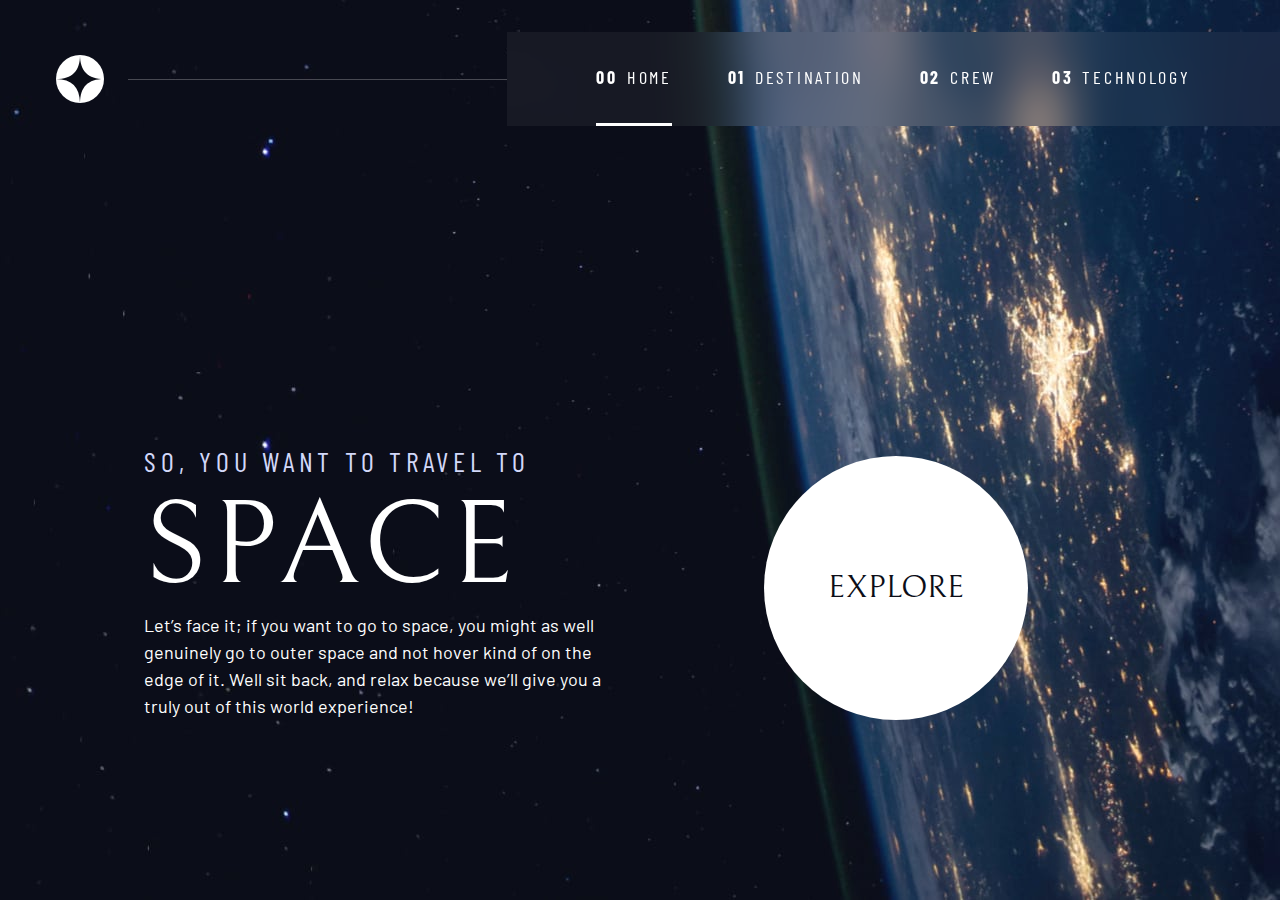
<file: index.html>
<!DOCTYPE html>
<html lang="en">
<head>
  <meta charset="UTF-8">
  <meta name="viewport" content="width=device-width, initial-scale=1.0">

  <link rel="icon" type="image/png" sizes="32x32" href="./assets/favicon-32x32.png">
  <!-- Google fonts -->
  <link rel="preconnect" href="https://fonts.googleapis.com">
  <link rel="preconnect" href="https://fonts.gstatic.com" crossorigin>
  <link href="https://fonts.googleapis.com/css2?family=Barlow+Condensed:wght@400;700&family=Bellefair&family=Barlow:wght@400;700&display=swap"
      rel="stylesheet">
      
  <!-- Our custom CSS -->
  <link rel="stylesheet" href="./src/index.css">
  <title>Space Tourism</title>
  <script src="./src/navigation.js" defer></script>
</head>
<body class="home">
  <a class="skip-to-content" href="#main">Skip to content</a>
  <header class="primary-header flex">
    <div>
      <img src="./assets/shared/logo.svg" alt="space tourism logo" class="logo">
    </div>
    <button class="mobile-nav-toggle" aria-controls="primary-navigation"><span class="sr-only" aria-expanded="false">Menu</span></button>
    <nav>
        <ul id="primary-navigation" data-visible="false" class="primary-navigation underline-indicators flex">
            <li class="active"><a class="ff-sans-cond uppercase text-white letter-spacing-2" href="index.html"><span aria-hidden="true">00</span>Home</a>
            <li><a class="ff-sans-cond uppercase text-white letter-spacing-2" href="destination.html"><span aria-hidden="true">01</span>Destination</a>
            <li><a class="ff-sans-cond uppercase text-white letter-spacing-2" href="crew.html"><span aria-hidden="true">02</span>Crew</a>
            <li><a class="ff-sans-cond uppercase text-white letter-spacing-2" href="technology.html"><span aria-hidden="true">03</span>Technology</a>
        </ul>
    </nav>
  </header>
  
  <main id="main" class="grid-container grid-container--home">
    <div>
      <h1 class="text-accent fs-500 ff-sans-cond uppercase letter-spacing-1">So, you want to travel to
      <span class="d-block fs-900 ff-serif text-white">Space</span></h1>
      
      <p>Let’s face it; if you want to go to space, you might as well genuinely go to 
      outer space and not hover kind of on the edge of it. Well sit back, and relax 
      because we’ll give you a truly out of this world experience! </p>
    </div>
    <div>
      <a href="destination.html" class="large-button uppercase ff-serif text-dark bg-white">Explore</a>
    </div>
  </main>


</body>
</html>
</file>
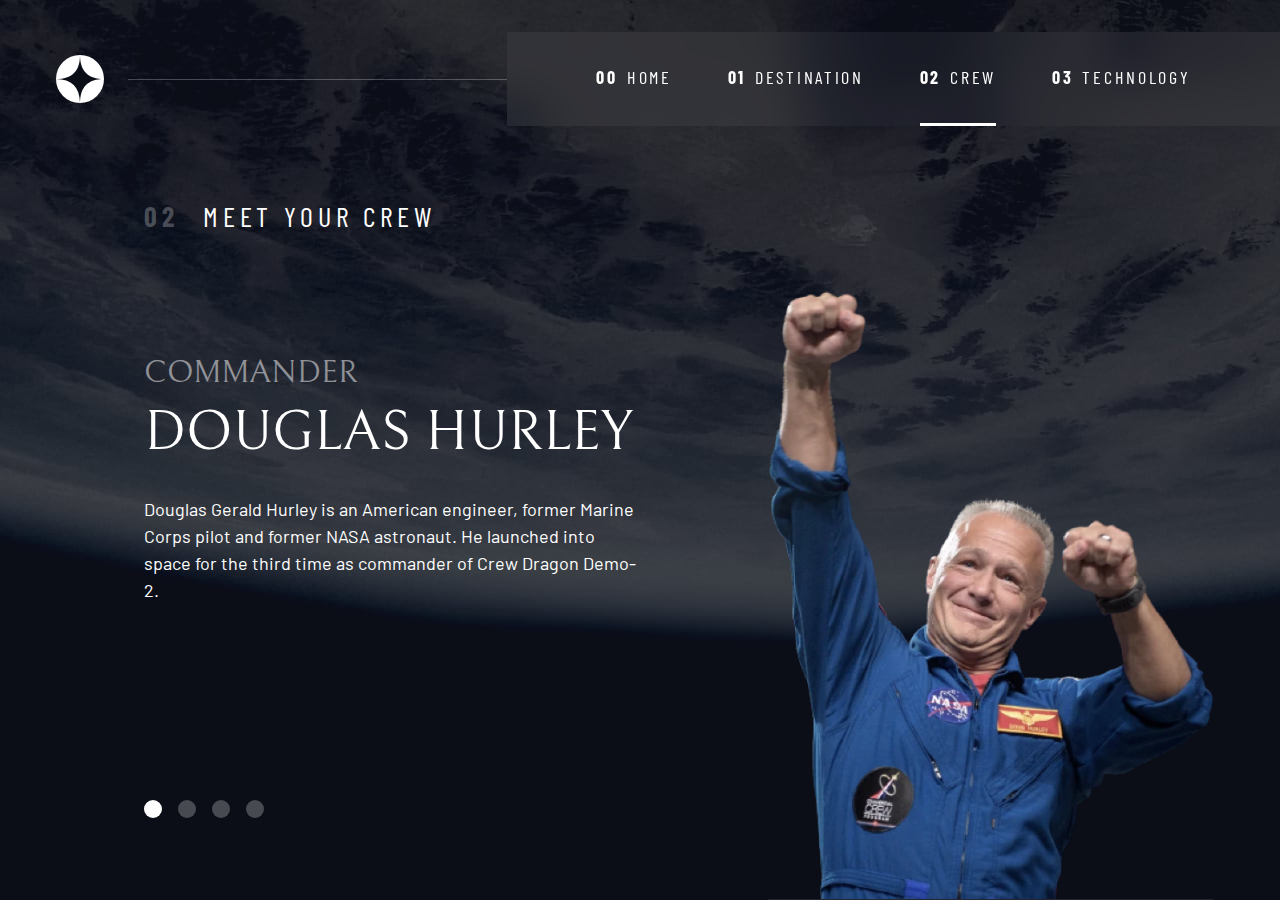
<file: crew.html>
<!DOCTYPE html>
<html lang="en">
<head>
  <meta charset="UTF-8">
  <meta name="viewport" content="width=device-width, initial-scale=1.0">

  <link rel="icon" type="image/png" sizes="32x32" href="./assets/favicon-32x32.png">
  <!-- Google fonts -->
  <link rel="preconnect" href="https://fonts.googleapis.com">
  <link rel="preconnect" href="https://fonts.gstatic.com" crossorigin>
  <link href="https://fonts.googleapis.com/css2?family=Barlow+Condensed:wght@400;700&family=Bellefair&family=Barlow:wght@400;700&display=swap"
      rel="stylesheet">
      
  <!-- Our custom CSS -->
  <link rel="stylesheet" href="./src/index.css">
  <title>Space Tourism</title>
  <script src="./src/navigation.js" defer></script>
  <script src="./src/tabs.js" defer></script>

</head>

<body class="crew">
  <a class="skip-to-content" href="#main">Skip to content</a>
  <header class="primary-header flex">
    <div>
      <img src="./assets/shared/logo.svg" alt="space tourism logo" class="logo">
    </div>
    <button class="mobile-nav-toggle" aria-controls="primary-navigation"><span class="sr-only" aria-expanded="false">Menu</span></button>
    <nav> 
        <ul id="primary-navigation" data-visible="false" class="primary-navigation underline-indicators flex">
            <li><a class="ff-sans-cond uppercase text-white letter-spacing-2" href="index.html"><span aria-hidden="true">00</span>Home</a>
            <li><a class="ff-sans-cond uppercase text-white letter-spacing-2" href="destination.html"><span aria-hidden="true">01</span>Destination</a>
            <li class="active"><a class="ff-sans-cond uppercase text-white letter-spacing-2" href="crew.html"><span aria-hidden="true">02</span>Crew</a>
            <li><a class="ff-sans-cond uppercase text-white letter-spacing-2" href="technology.html"><span aria-hidden="true">03</span>Technology</a>
        </ul>
    </nav>
  </header>
  
  <main id="main" class="grid-container grid-container--crew flow">
    <h1 class="numbered-title"><span aria-hidden="true">02</span> Meet your crew</h1>
    
    <div class="dot-indicators flex" role="tablist" aria-label="crew member list">
      <button aria-selected="true" aria-controls="commander-tab" role="tab" data-image="commander-image" tabindex="0"><span class="sr-only">The commander</span></button>
      <button aria-selected="false" aria-controls="mission-tab" role="tab" data-image="mission-image" tabindex="-1"><span class="sr-only">The mission specialist</span></button>
      <button aria-selected="false" aria-controls="pilot-tab" role="tab" data-image="pilot-image" tabindex="-1"><span class="sr-only">The pilot</span></button>
      <button aria-selected="false" aria-controls="crew-tab" role="tab" data-image="crew-image" tabindex="-1"><span class="sr-only">The crew engineer</span></button>
    </div>
    
    <!-- commander -->
    <article class="crew-details flow" id="commander-tab" role="tabpanel" tabindex="0">
      <header class="flow flow--space-small">
        <h2 class="fs-600 ff-serif uppercase">Commander</h2>
        <p class="fs-700 uppercase ff-serif">Douglas Hurley</p>
      </header>
      <p>Douglas Gerald Hurley is an American engineer, former Marine Corps pilot 
      and former NASA astronaut. He launched into space for the third time as 
      commander of Crew Dragon Demo-2.</p>
    </article> 
    
    <!-- mission specialist -->
    <article hidden class="crew-details flow" id="mission-tab" role="tabpanel" tabindex="0">
      <header class="flow flow--space-small">
        <h2 class="fs-600 ff-serif uppercase">Mission Specialist</h2>
        <p class="fs-700 uppercase ff-serif">Mark SHuttleworth</p>
      </header>
      <p>Mark Richard Shuttleworth is the founder and CEO of Canonical, the company behind
        the Linux-based Ubuntu operating system. Shuttleworth became the first South
        African to travel to space as a space tourist.</p>
    </article> 
    
    <!-- pilot -->
    <article hidden class="crew-details flow" id="pilot-tab" role="tabpanel" tabindex="0">
      <header class="flow flow--space-small">
        <h2 class="fs-600 ff-serif uppercase">Pilot</h2>
        <p class="fs-700 uppercase ff-serif">Victor Glover</p>
      </header>
      <p>Pilot on the first operational flight of the SpaceX Crew Dragon to the
        International Space Station. Glover is a commander in the U.S. Navy where
        he pilots an F/A-18.He was a crew member of Expedition 64, and served as a
        station systems flight engineer.</p>
    </article> 
    
    <!-- engineer -->
    <article hidden class="crew-details flow" id="crew-tab" role="tabpanel" tabindex="0">
      <header class="flow flow--space-small">
        <h2 class="fs-600 ff-serif uppercase">Flight Engineer</h2>
        <p class="fs-700 uppercase ff-serif">Anousheh Ansari</p>
      </header>
      <p>Anousheh Ansari is an Iranian American engineer and co-founder of Prodea Systems.
        Ansari was the fourth self-funded space tourist, the first self-funded woman to
        fly to the ISS, and the first Iranian in space.</p>
    </article> 
    
    
    <picture id="commander-image">
      <source srcset="assets/crew/image-douglas-hurley.webp" type="image/webp">
      <img src="assets/crew/image-douglas-hurley.png" alt="Douglas Hurley">
    </picture>
    <picture hidden id="mission-image">
      <source srcset="assets/crew/image-mark-shuttleworth.webp" type="image/webp">
      <img src="assets/crew/image-mark-shuttleworth.png" alt="Douglas Hurley">
    </picture>
    <picture hidden id="pilot-image">
      <source srcset="assets/crew/image-victor-glover.webp" type="image/webp">
      <img src="assets/crew/image-victor-glover.png" alt="Douglas Hurley">
    </picture>
    <picture hidden id="crew-image">
      <source srcset="assets/crew/image-anousheh-ansari.webp" type="image/webp">
      <img src="assets/crew/image-anousheh-ansari.png" alt="Douglas Hurley">
    </picture>
  </main>
</body>
</html>
</file>
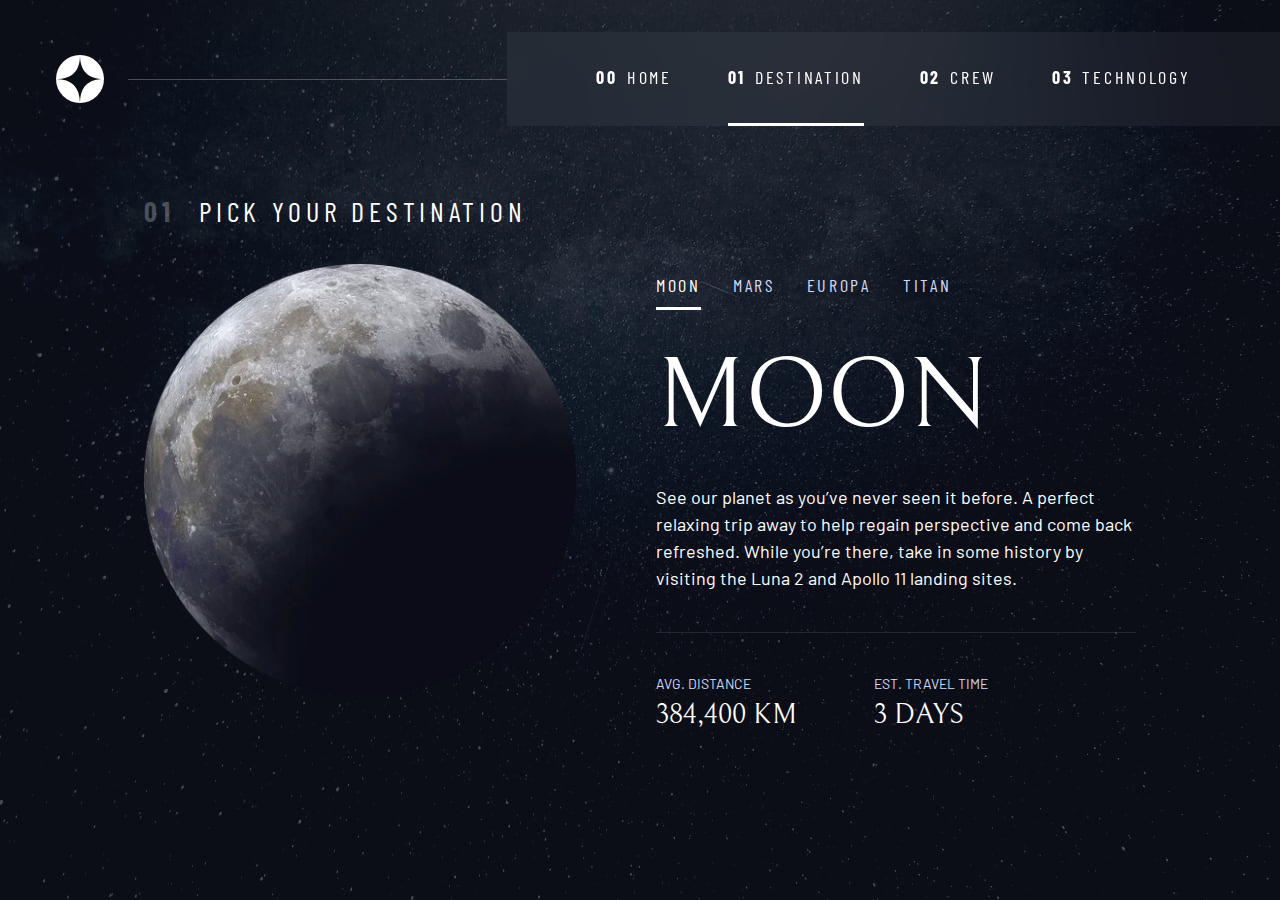
<file: destination.html>
<!DOCTYPE html>
<html lang="en">
<head>
  <meta charset="UTF-8">
  <meta name="viewport" content="width=device-width, initial-scale=1.0">

  <link rel="icon" type="image/png" sizes="32x32" href="./assets/favicon-32x32.png">
  <!-- Google fonts -->
  <link rel="preconnect" href="https://fonts.googleapis.com">
  <link rel="preconnect" href="https://fonts.gstatic.com" crossorigin>
  <link href="https://fonts.googleapis.com/css2?family=Barlow+Condensed:wght@400;700&family=Bellefair&family=Barlow:wght@400;700&display=swap"
      rel="stylesheet">
      
  <!-- Our custom CSS -->
  <link rel="stylesheet" href="./src/index.css">
  <title>Space Tourism</title>
  <script src="./src/navigation.js" defer></script>
  <script src="./src/tabs.js" defer></script>
</head>

<body class="destination">
  <a class="skip-to-content" href="#main">Skip to content</a>
  <header class="primary-header flex">
    <div>
      <img src="./assets/shared/logo.svg" alt="space tourism logo" class="logo">
    </div>
    <button class="mobile-nav-toggle" aria-controls="primary-navigation"><span class="sr-only" aria-expanded="false">Menu</span></button>
    <nav>
        <ul id="primary-navigation" data-visible="false" class="primary-navigation underline-indicators flex">
            <li><a class="ff-sans-cond uppercase text-white letter-spacing-2" href="index.html"><span aria-hidden="true">00</span>Home</a>
            <li class="active"><a class="ff-sans-cond uppercase text-white letter-spacing-2" href="destination.html"><span aria-hidden="true">01</span>Destination</a>
            <li><a class="ff-sans-cond uppercase text-white letter-spacing-2" href="crew.html"><span aria-hidden="true">02</span>Crew</a>
            <li><a class="ff-sans-cond uppercase text-white letter-spacing-2" href="technology.html"><span aria-hidden="true">03</span>Technology</a>
        </ul>
    </nav>
  </header>
  
  <main id="main" class="grid-container grid-container--destination flow">
    <h1 class="numbered-title"><span aria-hidden="true">01</span> Pick your destination</h1>
    
    <picture id="moon-image">
      <source srcset="assets/destination/image-moon.webp" type="image/webp">
      <img src="assets/destination/image-moon.png" alt="the moon">
    </picture>
    <picture hidden id="mars-image">
      <source srcset="assets/destination/image-mars.webp" type="image/webp">
      <img src="assets/destination/image-mars.png" alt="the planet mars">
    </picture>
    <picture hidden id="europa-image">
      <source srcset="assets/destination/image-europa.webp" type="image/webp">
      <img src="assets/destination/image-europa.png" alt="the planet europa">
    </picture>
    <picture hidden id="titan-image">
      <source srcset="assets/destination/image-titan.webp" type="image/webp">
      <img src="assets/destination/image-titan.png" alt="the moon titan">
    </picture>
    
    
    <div class="tab-list underline-indicators flex" role="tablist" aria-label="destination list">
        <button aria-selected="true" role="tab" aria-controls="moon-tab" class="uppercase ff-sans-cond text-accent letter-spacing-2" tabindex="0" data-image="moon-image">Moon</button>
        <button aria-selected="false" role="tab" aria-controls="mars-tab" class="uppercase ff-sans-cond text-accent letter-spacing-2" tabindex="-1" data-image="mars-image">Mars</button>
        <button aria-selected="false" role="tab" aria-controls="europa-tab" class="uppercase ff-sans-cond text-accent letter-spacing-2" tabindex="-1" data-image="europa-image">Europa</button>
        <button aria-selected="false" role="tab" aria-controls="titan-tab" class="uppercase ff-sans-cond text-accent letter-spacing-2" tabindex="-1" data-image="titan-image">Titan</button>
    </div>

    <!-- The moon -->
    <article class="destination-info flow" id="moon-tab" tabindex="0" role="tabpanel">
      <h2 class="fs-800 uppercase ff-serif">Moon</h2>

      <p>See our planet as you’ve never seen it before. A perfect relaxing trip away to help 
      regain perspective and come back refreshed. While you’re there, take in some history 
      by visiting the Luna 2 and Apollo 11 landing sites.</p>
      
      <div class="destination-meta flex">
        <div>
          <h3 class="text-accent fs-200 uppercase">Avg. distance</h3>
          <p class="ff-serif uppercase">384,400 km</p>
        </div>
        <div>
          <h3 class="text-accent fs-200 uppercase">Est. travel time</h3>
          <p class="ff-serif uppercase">3 days</p>
        </div>
      </div>
    </article>
    
    <!-- Mars -->
    <article hidden class="destination-info flow" id="mars-tab" tabindex="0"  role="tabpanel">
      <h2 class="fs-800 uppercase ff-serif">Mars</h2>

      <p>Don’t forget to pack your hiking boots. You’ll need them to tackle Olympus Mons, 
  the tallest planetary mountain in our solar system. It’s two and a half times 
  the size of Everest!</p>
      
      <div class="destination-meta flex">
        <div>
          <h3 class="text-accent fs-200 uppercase">Avg. distance</h3>
          <p class="ff-serif uppercase">225 mil. km</p>
        </div>
        <div>
          <h3 class="text-accent fs-200 uppercase">Est. travel time</h3>
          <p class="ff-serif uppercase">9 months</p>
        </div>
      </div>
    </article>
    
    <!-- Europa -->
    <article hidden class="destination-info flow" id="europa-tab" tabindex="0"  role="tabpanel">
      <h2 class="fs-800 uppercase ff-serif">Europa</h2>

      <p>The smallest of the four Galilean moons orbiting Jupiter, Europa is a 
  winter lover’s dream. With an icy surface, it’s perfect for a bit of 
  ice skating, curling, hockey, or simple relaxation in your snug 
  wintery cabin.</p>
      <div class="destination-meta flex">
        <div>
          <h3 class="text-accent fs-200 uppercase">Avg. distance</h3>
          <p class="ff-serif uppercase">628 mil. km</p>
        </div>
        <div>
          <h3 class="text-accent fs-200 uppercase">Est. travel time</h3>
          <p class="ff-serif uppercase">3 years</p>
        </div>
      </div>
    </article>
    
    <!-- Titan -->
    <article hidden class="destination-info flow" id="titan-tab" tabindex="0"  role="tabpanel">
      <h2 class="fs-800 uppercase ff-serif">Titan</h2>

      <p>The only moon known to have a dense atmosphere other than Earth, Titan 
  is a home away from home (just a few hundred degrees colder!). As a 
  bonus, you get striking views of the Rings of Saturn.</p>
      
      <div class="destination-meta flex">
        <div>
          <h3 class="text-accent fs-200 uppercase">Avg. distance</h3>
          <p class="ff-serif uppercase">1.6 bil. km</p>
        </div>
        <div>
          <h3 class="text-accent fs-200 uppercase">Est. travel time</h3>
          <p class="ff-serif uppercase">7 years</p>
        </div>
      </div>
    </article>
  </main>
  
<body>


  
</body>
</html>
</file>
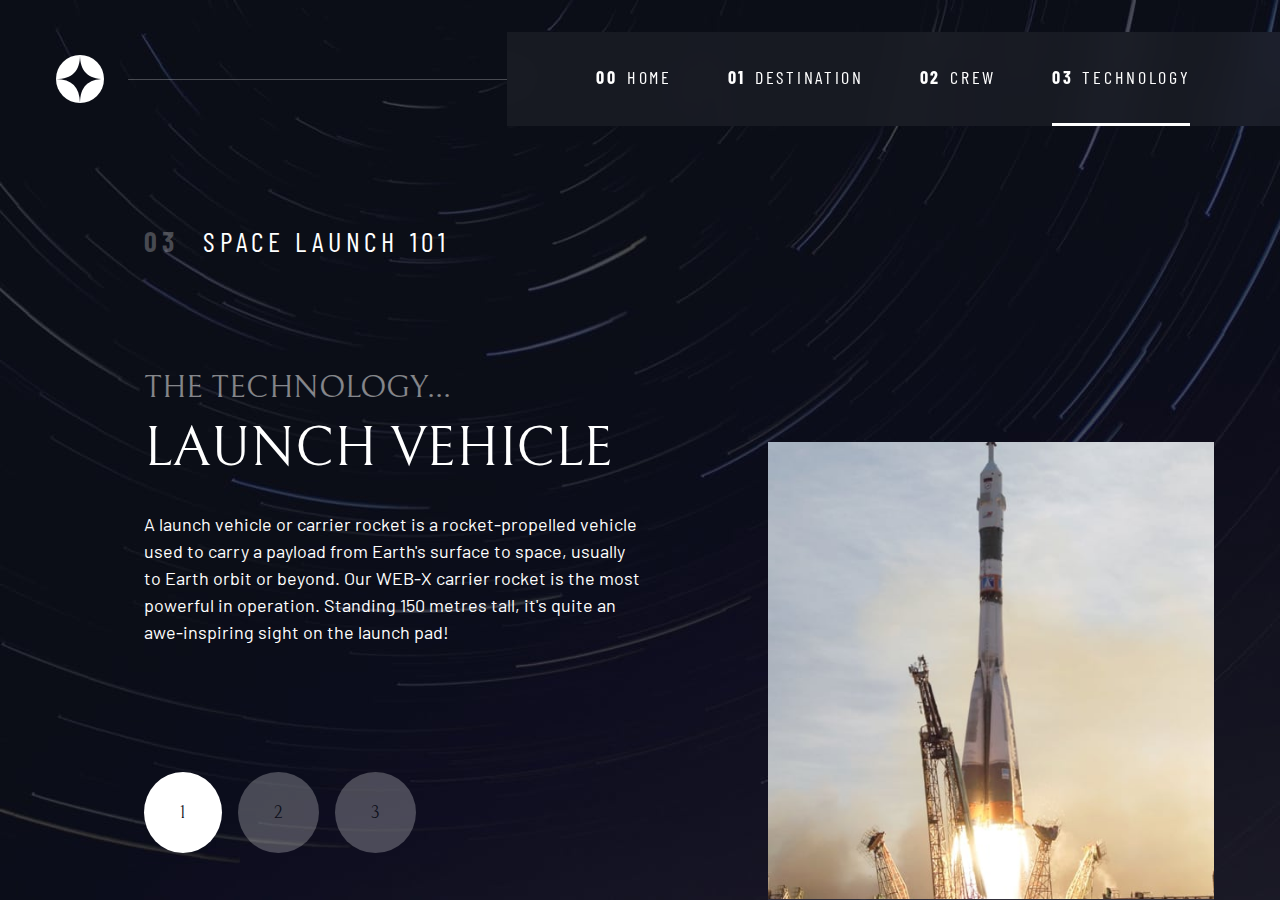
<file: technology.html>
<!DOCTYPE html>
<html lang="en">
<head>
  <meta charset="UTF-8">
  <meta name="viewport" content="width=device-width, initial-scale=1.0">

  <link rel="icon" type="image/png" sizes="32x32" href="./assets/favicon-32x32.png">
  <!-- Google fonts -->
  <link rel="preconnect" href="https://fonts.googleapis.com">
  <link rel="preconnect" href="https://fonts.gstatic.com" crossorigin>
  <link href="https://fonts.googleapis.com/css2?family=Barlow+Condensed:wght@400;700&family=Bellefair&family=Barlow:wght@400;700&display=swap"
      rel="stylesheet">
      
  <!-- Our custom CSS -->
  <link rel="stylesheet" href="./src/index.css">
  <title>Space Tourism</title>
  <script src="./src/navigation.js" defer></script>
  <script src="./src/tabs.js" defer></script>

</head>

<body class="technology">
  <a class="skip-to-content" href="#main">Skip to content</a>
  <header class="primary-header flex">
    <div>
      <img src="./assets/shared/logo.svg" alt="space tourism logo" class="logo">
    </div>
    <button class="mobile-nav-toggle" aria-controls="primary-navigation"><span class="sr-only" aria-expanded="false">Menu</span></button>
    <nav> 
        <ul id="primary-navigation" data-visible="false" class="primary-navigation underline-indicators flex">
            <li><a class="ff-sans-cond uppercase text-white letter-spacing-2" href="index.html"><span aria-hidden="true">00</span>Home</a>
            <li><a class="ff-sans-cond uppercase text-white letter-spacing-2" href="destination.html"><span aria-hidden="true">01</span>Destination</a>
            <li><a class="ff-sans-cond uppercase text-white letter-spacing-2" href="crew.html"><span aria-hidden="true">02</span>Crew</a>
            <li class="active"><a class="ff-sans-cond uppercase text-white letter-spacing-2" href="technology.html"><span aria-hidden="true">03</span>Technology</a>
        </ul>
    </nav>
  </header>
  
  <main id="main" class="grid-container grid-container--crew flow">
    <h1 class="numbered-title"><span aria-hidden="true">03</span> SPACE LAUNCH 101</h1>
    
    <div class="dot-indicators flex" role="tablist" aria-label="technology list">
      <button class="large-button-tech uppercase ff-serif text-dark bg-white" aria-selected="true" aria-controls="commander-tab" role="tab" data-image="commander-image" tabindex="0"><span class="sr-only" style="align:left!important; position:absolute!important">The commander</span>1</button>
      <button class="large-button-tech uppercase ff-serif text-dark bg-white" aria-selected="false" aria-controls="mission-tab" role="tab" data-image="mission-image" tabindex="-1"><span class="sr-only">The mission specialist</span>2</button>
      <button class="large-button-tech uppercase ff-serif text-dark bg-white" aria-selected="false" aria-controls="pilot-tab" role="tab" data-image="pilot-image" tabindex="-1"><span class="sr-only">The pilot</span>3</button>
    </div>
    
    <!-- Launch vehicle -->
    <article class="crew-details flow" id="commander-tab" role="tabpanel" tabindex="0">
      <header class="flow flow--space-small">
        <h2 class="fs-600 ff-serif uppercase">The technology...</h2>
        <p class="fs-700 uppercase ff-serif">Launch vehicle</p>
      </header>
      <p>A launch vehicle or carrier rocket is a rocket-propelled vehicle used to carry a payload from Earth's surface to space, usually to Earth orbit or beyond. Our WEB-X carrier rocket is the most powerful in operation. Standing 150 metres tall, it's quite an awe-inspiring sight on the launch pad!</p>
    </article> 
    
    <!-- mission specialist -->
    <article hidden class="crew-details flow" id="mission-tab" role="tabpanel" tabindex="0">
      <header class="flow flow--space-small">
        <h2 class="fs-600 ff-serif uppercase">The technology...</h2>
        <p class="fs-700 uppercase ff-serif">Spaceport</p>
      </header>
      <p>A spaceport or cosmodrome is a site for launching (or receiving) spacecraft, by analogy to the seaport for ships or airport for aircraft. Based in the famous Cape Canaveral, our spaceport is ideally situated to take advantage of the Earth’s rotation for launch.</p>
    </article> 
    
    <!-- pilot -->
    <article hidden class="crew-details flow" id="pilot-tab" role="tabpanel" tabindex="0">
      <header class="flow flow--space-small">
        <h2 class="fs-600 ff-serif uppercase">The technology...</h2>
        <p class="fs-700 uppercase ff-serif">Space capsule</p>
      </header>
      <p>A space capsule is an often-crewed spacecraft that uses a blunt-body reentry capsule to reenter the Earth's atmosphere without wings. Our capsule is where you'll spend your time during the flight. It includes a space gym, cinema, and plenty of other activities to keep you entertained.</p>
    </article> 
    
    <!-- engineer -->
    <article hidden class="crew-details flow" id="crew-tab" role="tabpanel" tabindex="0">
      <header class="flow flow--space-small">
        <h2 class="fs-600 ff-serif uppercase">Flight Engineer</h2>
        <p class="fs-700 uppercase ff-serif">Anousheh Ansari</p>
      </header>
      <p>Anousheh Ansari is an Iranian American engineer and co-founder of Prodea Systems.
        Ansari was the fourth self-funded space tourist, the first self-funded woman to
        fly to the ISS, and the first Iranian in space.</p>
    </article> 
    
    
    <picture id="commander-image">
      <source srcset="assets/technology/image-launch-vehicle-portrait.jpg" type="image/jpg">
      <img src="assets/technology/image-launch-vehicle-landscape.jpg" alt="Douglas Hurley">
    </picture>
    <picture hidden id="mission-image">
      <source srcset="assets/technology/image-spaceport-portrait.jpg" type="image/jpg">
      <img src="assets/technology/image-spaceport-landscape.jpg" alt="Douglas Hurley">
    </picture>
    <picture hidden id="pilot-image">
      <source srcset="assets/technology/image-space-capsule-portrait.jpg" type="image/jpg">
      <img src="assets/technology/image-space-capsule-landscape.jpg" alt="Douglas Hurley">
    </picture>
    <picture hidden id="crew-image">
      <source srcset="assets/crew/image-anousheh-ansari.webp" type="image/jpg">
      <img src="assets/crew/image-anousheh-ansari.png" alt="Douglas Hurley">
    </picture>
  </main>
</body>
</html>
</file>
<file: src/index.css>
/* ------------------- */
/* Custom properties   */
/* ------------------- */

:root {
    /* colors */
    --clr-dark: 230 35% 7%;
    --clr-light: 231 77% 90%;
    --clr-white: 0 0% 100%;
    
    /* font-sizes */
    --fs-900: clamp(5rem, 8vw + 1rem, 9.375rem);
    --fs-800: 3.5rem;
    --fs-700: 1.5rem;
    --fs-600: 1rem;
    --fs-500: 1rem;
    --fs-400: 0.9375rem;
    --fs-300: 1rem;
    --fs-200: 0.875rem;
    
    /* font-families */
    --ff-serif: "Bellefair", serif;
    --ff-sans-cond: "Barlow Condensed", sans-serif;
    --ff-sans-normal: "Barlow", sans-serif;
}

@media (min-width: 35em) {
    :root {
        --fs-800: 5rem;
        --fs-700: 2.5rem;
        --fs-600: 1.5rem;
        --fs-500: 1.25rem;
        --fs-400: 1rem;
    }
}

@media (min-width: 45em) {
    :root {
        /* font-sizes */
        --fs-800: 6.25rem;
        --fs-700: 3.5rem;
        --fs-600: 2rem;
        --fs-500: 1.75rem;
        --fs-400: 1.125rem;
    }
}


/* ------------------- */
/* Reset               */
/* ------------------- */

/* https://piccalil.li/blog/a-modern-css-reset/ */

/* Box sizing */
*,
*::before,
*::after {
    box-sizing: border-box;
}

/* Reset margins */
body,
h1,
h2,
h3,
h4,
h5,
p,
figure,
picture {
    margin: 0; 
}

h1,
h2,
h3,
h4,
h5,
h6,
p {
    font-weight: 400;
}

/* set up the body */
body {
    font-family: var(--ff-sans-normal);
    font-size: var(--fs-400);
    color: hsl( var(--clr-white) );
    background-color: hsl( var(--clr-dark) );
    line-height: 1.5;
    min-height: 100vh;
    
    display: grid;
    grid-template-rows: min-content 1fr;
    
    overflow-x: hidden;
}

/* make images easier to work with */
img,
picutre {
    max-width: 100%;
    display: block;
}

/* make form elements easier to work with */
input,
button,
textarea,
select {
    font: inherit;
}

/* remove animations for people who've turned them off */
@media (prefers-reduced-motion: reduce) {  
  *,
  *::before,
  *::after {
    animation-duration: 0.01ms !important;
    animation-iteration-count: 1 !important;
    transition-duration: 0.01ms !important;
    scroll-behavior: auto !important;
  }
}


/* ------------------- */
/* Utility classes     */
/* ------------------- */

/* general */

.flex {
    display: flex;
    gap: var(--gap, 1rem);
}

.grid {
    display: grid;
    gap: var(--gap, 1rem);
}

.d-block {
    display: block;
}

.flow > *:where(:not(:first-child)) {
    margin-top: var(--flow-space, 1rem);
}

.flow--space-small {
    --flow-space: .75rem;
}

.container {
    padding-inline: 2em;
    margin-inline: auto;
    max-width: 80rem;
}

.sr-only {
  position: absolute; 
  width: 1px;
  height: 1px;
  padding: 0;
  margin: -1px; 
  overflow: hidden;
  clip: rect(0, 0, 0, 0);
  white-space: nowrap; /* added line */
  border: 0;
}

.skip-to-content {
    position: absolute;
    z-index: 9999;
    background: hsl( var(--clr-white) );
    color: hsl( var(--clr-dark) ); 
    padding: .5em 1em;
    margin-inline: auto;
    transform: translateY(-100%);
    transition: transform 250ms ease-in;
}

.skip-to-content:focus {
    transform: translateY(0);
}

/* colors */

.bg-dark { background-color: hsl( var(--clr-dark) );}
.bg-accent { background-color: hsl( var(--clr-light) );}
.bg-white { background-color: hsl( var(--clr-white) );}

.text-dark { color: hsl( var(--clr-dark) );}
.text-accent { color: hsl( var(--clr-light) );}
.text-white { color: hsl( var(--clr-white) );}

/* typography */

.ff-serif { font-family: var(--ff-serif); } 
.ff-sans-cond { font-family: var(--ff-sans-cond); } 
.ff-sans-normal { font-family: var(--ff-sans-normal); } 

.letter-spacing-1 { letter-spacing: 4.75px; } 
.letter-spacing-2 { letter-spacing: 2.7px; } 
.letter-spacing-3 { letter-spacing: 2.35px; } 

.uppercase { text-transform: uppercase; }

.fs-900 { font-size: var(--fs-900); }
.fs-800 { font-size: var(--fs-800); }
.fs-700 { font-size: var(--fs-700); }
.fs-600 { font-size: var(--fs-600); }
.fs-500 { font-size: var(--fs-500); }
.fs-400 { font-size: var(--fs-400); }
.fs-300 { font-size: var(--fs-300); }
.fs-200 { font-size: var(--fs-200); }

.fs-900,
.fs-800,
.fs-700,
.fs-600 {
    line-height: 1.1;
}

.numbered-title {
    font-family: var(--ff-sans-cond);
    font-size: var(--fs-500);
    text-transform: uppercase;
    letter-spacing: 4.72px; 
}

.numbered-title span {
    margin-right: .5em;
    font-weight: 700;
    color: hsl( var(--clr-white) / .25);
}


/* ------------------- */
/* Compontents         */
/* ------------------- */

.large-button {
    font-size: 2rem;
    position: relative;
    z-index: 1;
    display: inline-grid;
    place-items: center;
    padding: 0 2em;
    border-radius: 50%;
    aspect-ratio: 1;
    text-decoration: none;
}

.large-button::after {
    content: '';
    position: absolute;
    z-index: -1;
    width: 100%;
    height: 100%;
    background: hsl( var(--clr-white) / .1);
    border-radius: 50%;
    opacity: 0;
    transition: opacity 500ms linear, transform 750ms ease-in-out;
}
 
.large-button:hover::after,
.large-button:focus::after {
    opacity: 1;
    transform: scale(1.5);
}

/* primary-header */

.logo {
    margin: 1.5rem clamp(1.5rem, 5vw, 3.5rem);
}

.primary-header {
    justify-content: space-between;
    align-items: center;
}

.primary-navigation {
    --gap: clamp(1.5rem, 5vw, 3.5rem);
    --underline-gap: 2rem;
    list-style: none;
    padding: 0;
    margin: 0;
    background: hsl( var(--clr-white) / 0.05);
    backdrop-filter: blur(1.5rem);
}

.primary-navigation a {
    text-decoration: none;
}

.primary-navigation a > span {
    font-weight: 700;
    margin-right: .5em;
}

.mobile-nav-toggle {
    display: none;
}

@media (max-width: 35rem) {
    .primary-navigation {
        --underline-gap: .5rem;
        position: fixed;
        z-index: 1000;
        inset: 0 0 0 30%;
        list-style: none;
        padding: min(20rem, 15vh) 2rem;
        margin: 0;
        flex-direction: column;
        transform: translateX(100%);
        transition: transform 500ms ease-in-out;
    }
    
    .primary-navigation[data-visible="true"] {
        transform: translateX(0);
    }
    
    .primary-navigation.underline-indicators > .active {
       border: 0;
    }
    
    .mobile-nav-toggle {
        display: block;
        position: absolute;
        z-index: 2000;
        right: 1rem;
        top: 2rem;
        background: transparent;
        background-image: url(../assets/shared/icon-hamburger.svg);
        background-repeat: no-repeat;
        background-position: center;
        width: 1.5rem;
        aspect-ratio: 1;
        border: 0;
    }
    
    .mobile-nav-toggle[aria-expanded="true"] {
        background-image: url(../assets/shared/icon-close.svg);
    }
    
    .mobile-nav-toggle:focus-visible {
        outline: 5px solid white;
        outline-offset: 5px;
    }
    
}

@media (min-width: 35em) {
    .primary-navigation {
        padding-inline: clamp(3rem, 7vw, 7rem);
    }
}

@media (min-width: 35em) and (max-width: 44.999em) {
    .primary-navigation a > span {
        display: none;
    }
}

@media (min-width: 45em) {
    
     .primary-header::after {
         content: '';
         display: block;
         position: relative;
         height: 1px;
         width: 100%;
         margin-right: -2.5rem;
         background: hsl( var(--clr-white) / .25);
         order: 1;
     }
     
    nav {
        order: 2;
    }
    
    .primary-navigation {
        margin-block: 2rem;
    }
    
   
}


.underline-indicators > * {
    cursor: pointer;
    padding: var(--underline-gap, .5rem) 0;
    border: 0;
    border-bottom: .2rem solid hsl( var(--clr-white) / 0 );
    background-color: transparent;
}

.underline-indicators > *:hover,
.underline-indicators > *:focus {
    border-color: hsl( var(--clr-white) / .5);
}

.underline-indicators > .active,
.underline-indicators > [aria-selected="true"] {
    color: hsl( var(--clr-white) / 1);
    border-color: hsl( var(--clr-white) / 1); 
}

.tab-list {
    --gap: 2rem;
}

.dot-indicators > * {
    cursor: pointer;
    border: 0;
    border-radius: 50%;
    padding: .5em;
    background-color: hsl( var(--clr-white) / .25);
}
 
.dot-indicators > *:hover,
.dot-indicators > *:focus { 
    background-color: hsl( var(--clr-white) / .5);
}

.dot-indicators > [aria-selected="true"] {
    background-color: hsl( var(--clr-white) / 1); 
}


/* ----------------------------- */
/* Page specific background      */
/* ----------------------------- */
body {
    background-size: cover;
    background-position: bottom center;
}
/* home */
.home {
    background-image: url(https://deepam-aggarwal.github.io/space-tourism/assets/home/background-home-mobile.jpg);
}

@media (min-width: 35rem) {
    .home {
        background-position: center center;
        background-image: url(https://deepam-aggarwal.github.io/space-tourism/assets/home/background-home-tablet.jpg);
    }
}

@media (min-width: 45rem) {
    .home {
        background-image: url(https://deepam-aggarwal.github.io/space-tourism/assets/home/background-home-desktop.jpg);
    }
} 

/* destination */
.destination {
    background-image: url(https://deepam-aggarwal.github.io/space-tourism/assets/destination/background-destination-mobile.jpg);
}

@media (min-width: 35rem) {
    .destination {
        background-position: center center;
        background-image: url(https://deepam-aggarwal.github.io/space-tourism/assets/destination/background-destination-tablet.jpg);
    }
}

@media (min-width: 45rem) {
    .destination {
        background-image: url(https://deepam-aggarwal.github.io/space-tourism/assets/destination/background-destination-desktop.jpg);
    }
} 

/* crew */
.crew {
    background-image: url(https://deepam-aggarwal.github.io/space-tourism/assets/crew/background-crew-mobile.jpg);
}

@media (min-width: 35rem) {
    .crew {
        background-position: center center;
        background-image: url(https://deepam-aggarwal.github.io/space-tourism/assets/crew/background-crew-tablet.jpg);
    }
}

@media (min-width: 45rem) {
    .crew {
        background-image: url(https://deepam-aggarwal.github.io/space-tourism/assets/crew/background-crew-desktop.jpg);
    }
} 

/* technology */
.technology {
    background-image: url(https://deepam-aggarwal.github.io/space-tourism/assets/technology/background-technology-mobile.jpg);
}

@media (min-width: 35rem) {
    .technology {
        background-position: center center;
        background-image: url(https://deepam-aggarwal.github.io/space-tourism/assets/technology/background-technology-tablet.jpg);
    }
}

@media (min-width: 45rem) {
    .technology {
        background-image: url(https://deepam-aggarwal.github.io/space-tourism/assets/technology/background-technology-desktop.jpg);
    }
} 

/* ----------------------------- */
/* Layout                        */
/* ----------------------------- */


.grid-container {
    text-align: center;
    display: grid;
    place-items: center;
    padding-inline: 1rem;
    padding-bottom: 4rem;
}

.grid-container p:not([class]) {
    max-width: 50ch;
}

.numbered-title {
    grid-area: title;
}

/* destination layout */

.grid-container--destination {
    --flow-space: 2rem;
    grid-template-areas: 
        'title'
        'image'
        'tabs'
        'content';
}

.grid-container--destination > picture {
    grid-area: image;
    max-width: 60%;
    align-self: start;
}

.grid-container--destination > .tab-list {
    grid-area: tabs;
}

.grid-container--destination > .destination-info {
    grid-area: content;
}

.destination-meta {
    flex-direction: column;
    border-top: 1px solid hsl( var(--clr-white) / .1);
    padding-top: 2.5rem;
    margin-top: 2.5rem;
}

.destination-meta p {
    font-size: 1.75rem;
}

/* crew layout */

.grid-container--crew {
    --flow-space: 2rem;
    grid-template-areas: 
        'title'
        'image'
        'tabs'
        'content';
}

.grid-container--crew > picture {
    grid-area: image;
    max-width: 60%;
    border-bottom: 1px solid hsl( var(--clr-white) / .1);
}

.grid-container--crew > .dot-indicators {
    grid-area: tabs;
}

.grid-container--crew > .crew-details {
    grid-area: content;
}

.crew-details h2 {
    color: hsl( var(--clr-white) / .5);
}

@media (min-width: 35em) {
    .numbered-title {
        justify-self: start;
        margin-top: 2rem;
    }
    
    .destination-meta {
        flex-direction: row;
        justify-content: space-evenly;
    }
    
    .grid-container--crew {
        padding-bottom: 0;
        grid-template-areas: 
            'title'
            'content'
            'tabs'
            'image';
    }
    
    
}

@media (min-width: 45em) {
    .grid-container {
        text-align: left;
        column-gap: var(--container-gap, 2rem);
        grid-template-columns: minmax(1rem, 1fr) repeat(2, minmax(0, 30rem)) minmax(1rem, 1fr);
    }
    
    .grid-container--home {
        padding-bottom: max(6rem, 20vh);
        align-items: end;
    }
    
    .grid-container--home > *:first-child {
        grid-column: 2;
    }

    .grid-container--home > *:last-child {
        grid-column: 3;
    }
    
    .grid-container--destination {
        justify-items: start;
        align-content: start;
        grid-template-areas: 
            '. title title .'
            '. image tabs .'
            '. image content .';
    }
    
    .grid-container--destination > picture {
        max-width: 90%;
    }
     
    .destination-meta {
        --gap: min(6vw, 6rem);
        justify-content: start;
    }
    
    .grid-container--crew {
        grid-template-columns: minmax(1rem, 1fr) minmax(0, 37rem) minmax(0, 23rem) minmax(1rem, 1fr);
        justify-items: start;
        grid-template-areas: 
            '. title title .'
            '. content image .'
            '. tabs image .';
    }
    
    .grid-container--crew > picture {
        grid-column: span 2;
        align-self: end; 
        max-width: 90%;
    }

}

/**technology  layout**/

.large-button-tech {
    font-size: rem;
    position: relative;
    z-index: 1;
    display: inline-grid;
    place-items: center;
    padding: 0 2em;
    border-radius: 50%;
    aspect-ratio: 1;
    text-decoration: none;
}

.large-button-tech::after {
    content: '';
    position: absolute;
    z-index: -1;
    width: 100%;
    height: 100%;
    background: hsl( var(--clr-white) / .1);
    border-radius: 50%;
    opacity: 0;
    transition: opacity 500ms linear, transform 750ms ease-in-out;
}
</file>
